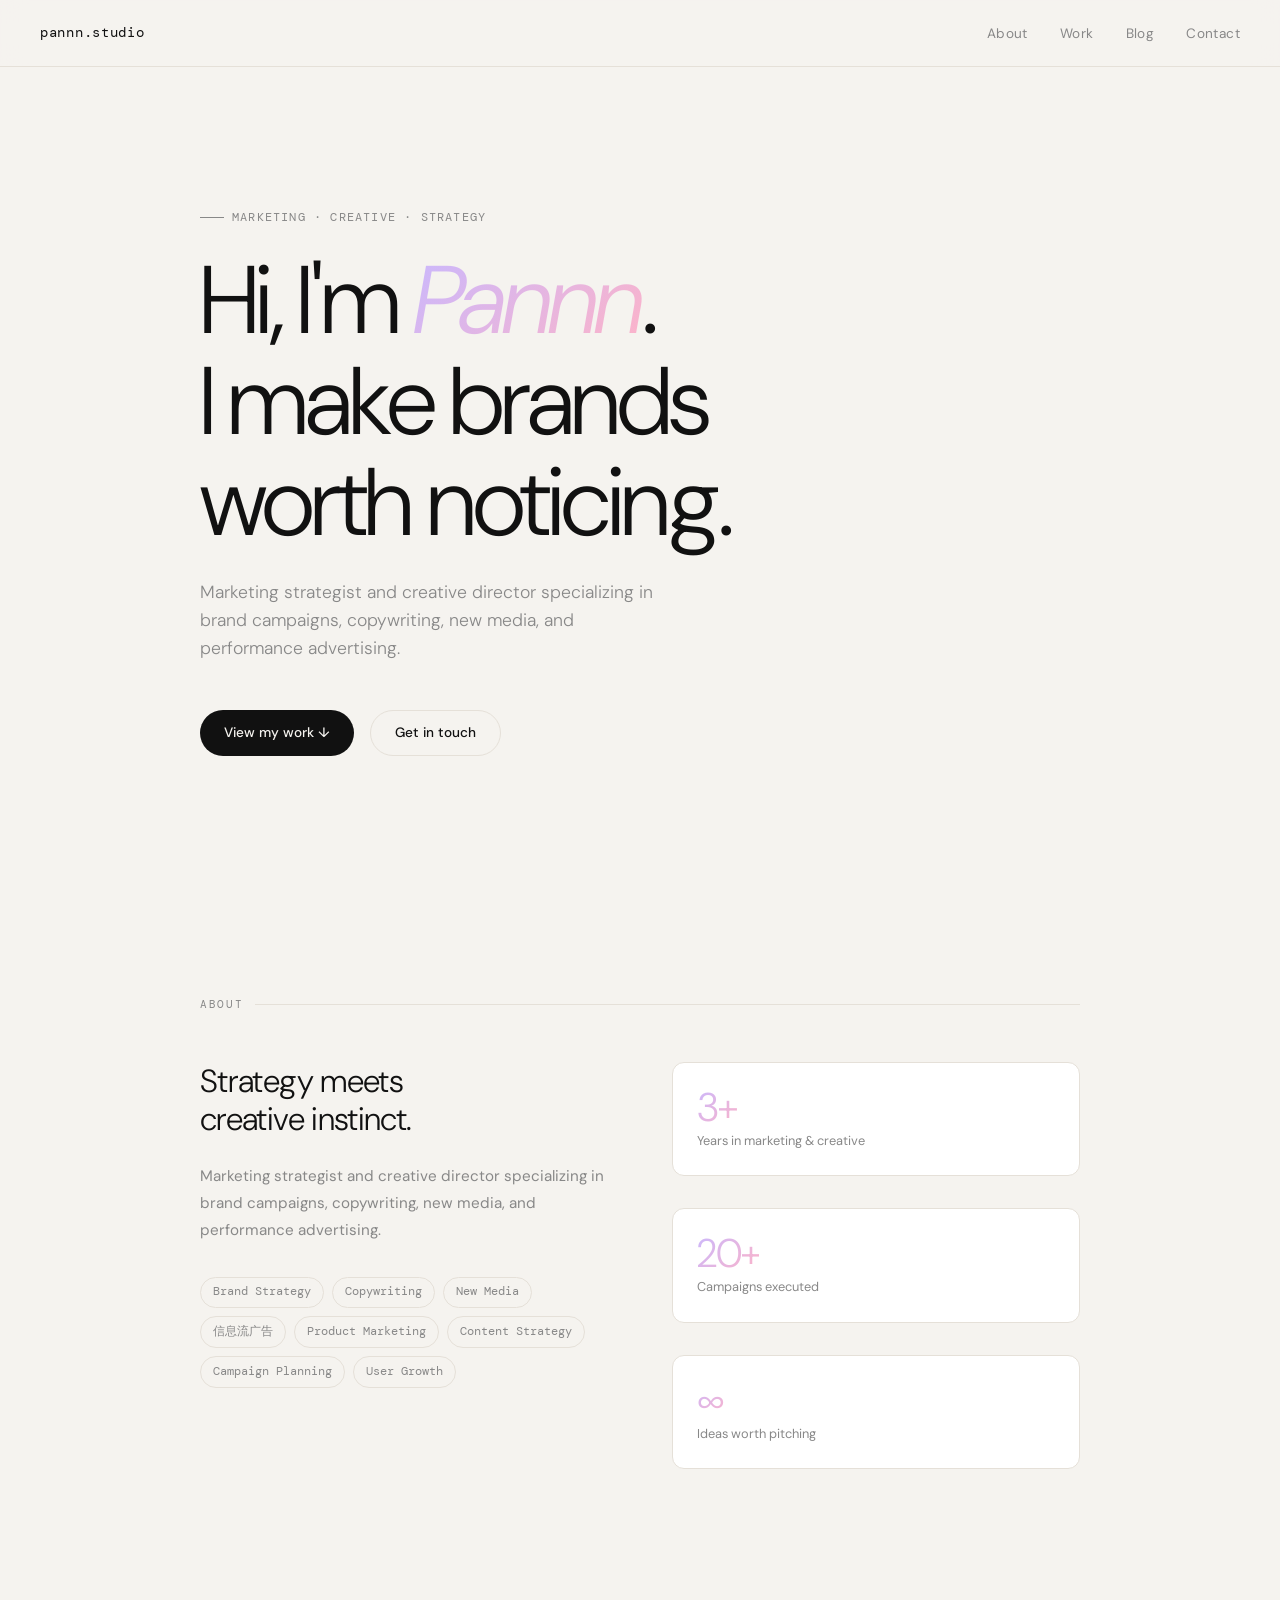
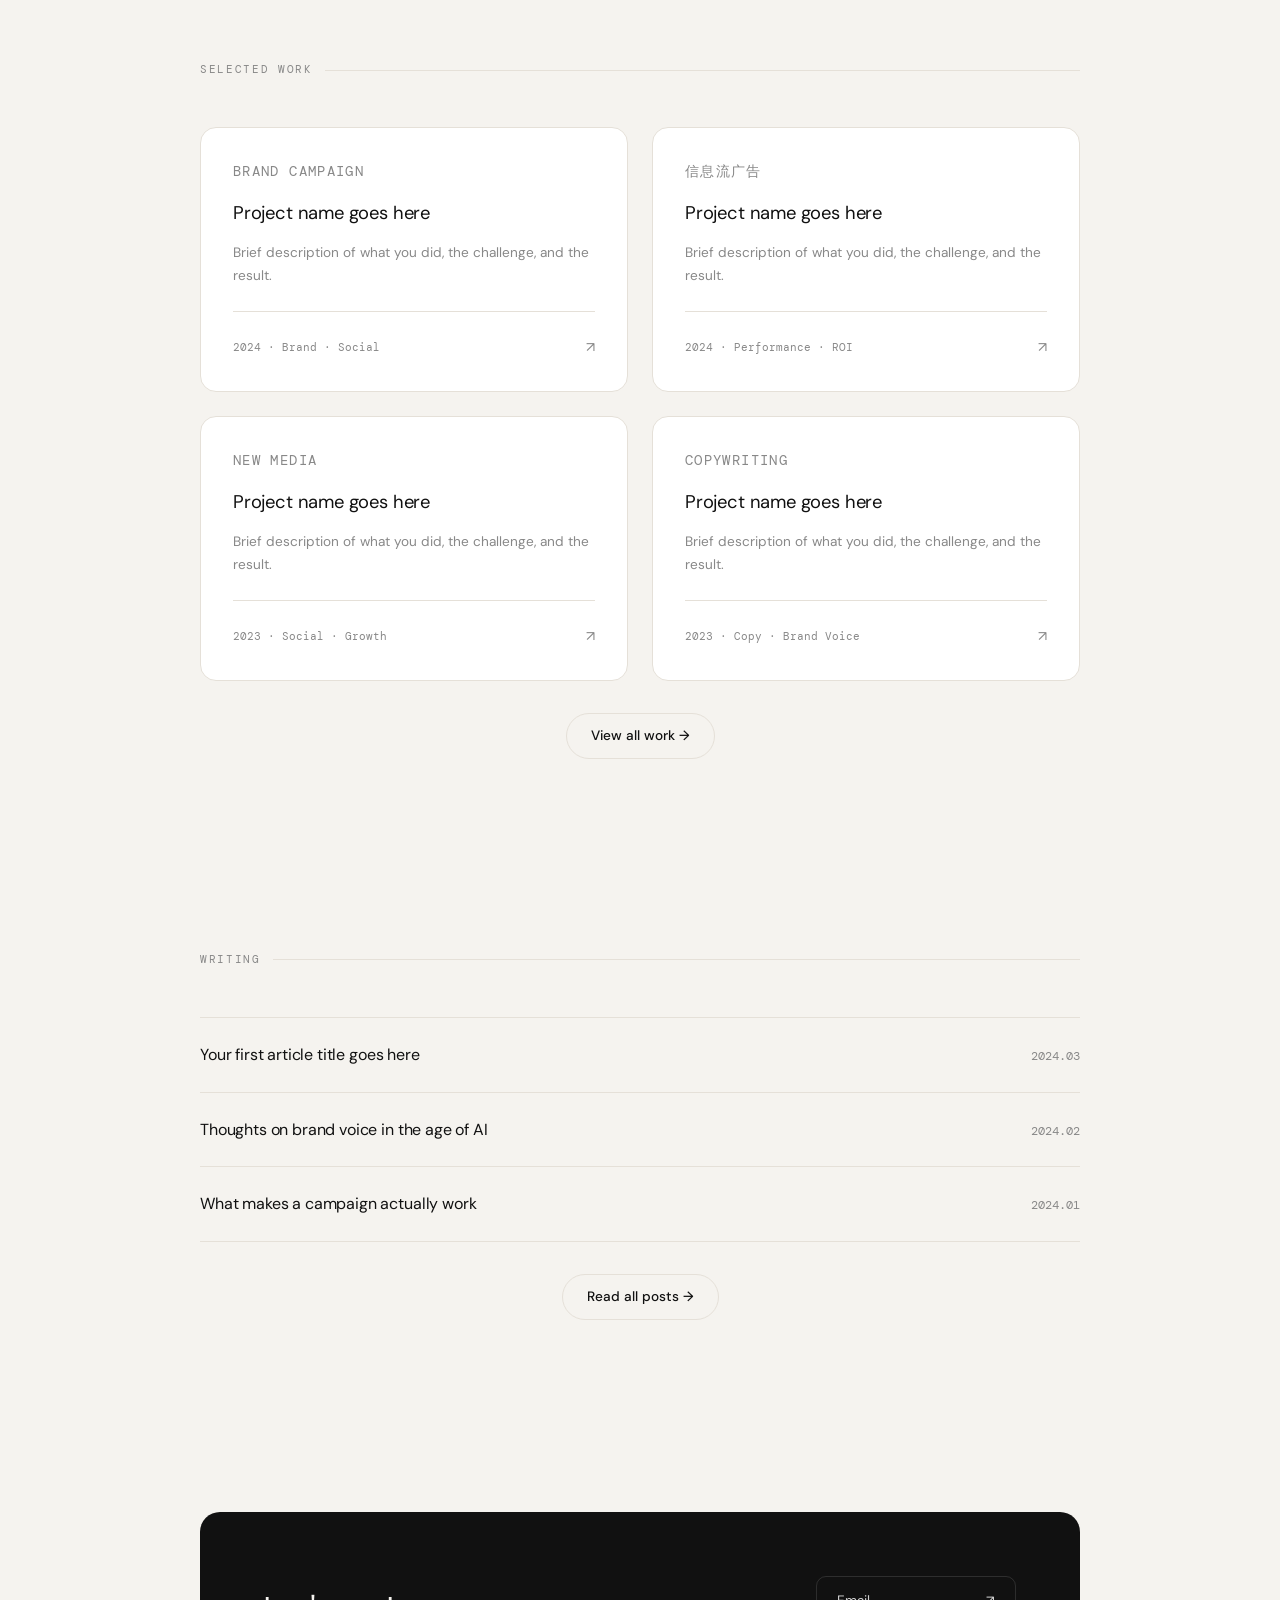
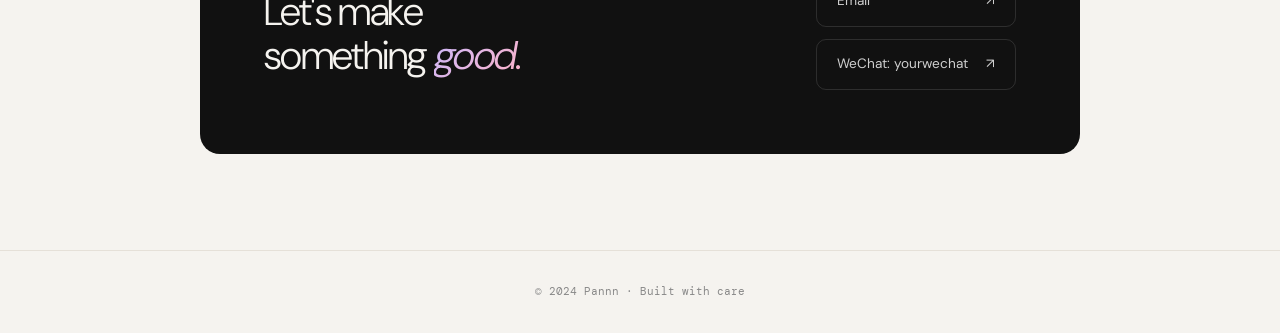
<file: index.html>
<!DOCTYPE html>
<html lang="en">
<head>
  <meta charset="UTF-8" />
  <meta name="viewport" content="width=device-width, initial-scale=1.0" />
  <title>Pannn — Marketing & Creative</title>
  <link rel="preconnect" href="https://fonts.googleapis.com">
  <link rel="preconnect" href="https://fonts.gstatic.com" crossorigin>
  <link href="https://fonts.googleapis.com/css2?family=DM+Sans:ital,opsz,wght@0,9..40,300;0,9..40,400;0,9..40,500;1,9..40,300&family=DM+Mono:wght@300;400&display=swap" rel="stylesheet">
  <link rel="stylesheet" href="style.css">
</head>
<body>
  <nav>
    <a href="/" class="nav-logo">pannn.studio</a>
    <ul class="nav-links">
      <li><a href="#about">About</a></li>
      <li><a href="work.html">Work</a></li>
      <li><a href="blog.html">Blog</a></li>
      <li><a href="#contact">Contact</a></li>
    </ul>
  </nav>

  <div class="hero">
    <p class="hero-tag">Marketing · Creative · Strategy</p>
    <h1 id="hero-title">Hi, I'm <em>Pannn</em>.<br>I make brands<br>worth noticing.</h1>
    <p class="hero-sub" id="hero-bio">Loading...</p>
    <div class="hero-cta">
      <a href="work.html" class="btn btn-primary">View my work ↓</a>
      <a href="#contact" class="btn btn-ghost">Get in touch</a>
    </div>
  </div>

  <section id="about">
    <p class="section-label">About</p>
    <div class="about-grid">
      <div class="about-text">
        <h2>Strategy meets<br>creative instinct.</h2>
        <p id="about-bio">Loading...</p>
        <div class="skills-list" id="skills-list"></div>
      </div>
      <div class="about-stats" id="stats-list"></div>
    </div>
  </section>

  <section id="work">
    <p class="section-label">Selected Work</p>
    <div class="work-grid" id="work-grid"></div>
    <div style="text-align:center;margin-top:2rem">
      <a href="work.html" class="btn btn-ghost">View all work →</a>
    </div>
  </section>

  <section id="blog">
    <p class="section-label">Writing</p>
    <div class="blog-list" id="blog-list"></div>
    <div style="text-align:center;margin-top:2rem">
      <a href="blog.html" class="btn btn-ghost">Read all posts →</a>
    </div>
  </section>

  <section id="contact">
    <div class="contact-inner">
      <h2>Let's make<br>something <em>good.</em></h2>
      <div class="contact-links" id="contact-links"></div>
    </div>
  </section>

  <footer>
    <span id="footer-name">Pannn</span> · Built with care
  </footer>

  <script>
    fetch('content.json')
      .then(r => r.json())
      .then(data => {
        // hero
        document.getElementById('hero-bio').textContent = data.bio;
        document.getElementById('footer-name').textContent = '© 2024 ' + data.name;

        // about
        document.getElementById('about-bio').textContent = data.bio;
        const skillsList = document.getElementById('skills-list');
        data.skills.forEach(s => {
          const span = document.createElement('span');
          span.className = 'skill-tag';
          span.textContent = s;
          skillsList.appendChild(span);
        });

        // stats
        const statsList = document.getElementById('stats-list');
        data.stats.forEach(s => {
          statsList.innerHTML += `<div class="stat"><div class="stat-num"><span>${s.num}</span></div><div class="stat-label">${s.label}</div></div>`;
        });

        // work (show first 4)
        const workGrid = document.getElementById('work-grid');
        data.works.slice(0,4).forEach(w => {
          workGrid.innerHTML += `
            <a href="work/${w.id}.html" class="work-card">
              <p class="work-card-tag">${w.tag}</p>
              <h3>${w.title}</h3>
              <p>${w.desc}</p>
              <div class="work-card-footer">
                <span class="work-card-meta">${w.meta}</span>
                <span class="arrow">↗</span>
              </div>
            </a>`;
        });

        // blog (show first 4)
        const blogList = document.getElementById('blog-list');
        data.posts.slice(0,4).forEach(p => {
          blogList.innerHTML += `
            <a href="blog/${p.id}.html" class="blog-item">
              <span class="blog-title">${p.title}</span>
              <span class="blog-date">${p.date}</span>
            </a>`;
        });

        // contact
        const contactLinks = document.getElementById('contact-links');
        const c = data.contact;
        if (c.email) contactLinks.innerHTML += `<a href="mailto:${c.email}" class="contact-link"><span>Email</span><span>↗</span></a>`;
        if (c.wechat) contactLinks.innerHTML += `<a href="#" class="contact-link"><span>WeChat: ${c.wechat}</span><span>↗</span></a>`;
        if (c.linkedin) contactLinks.innerHTML += `<a href="${c.linkedin}" class="contact-link"><span>LinkedIn</span><span>↗</span></a>`;
        if (c.xiaohongshu) contactLinks.innerHTML += `<a href="${c.xiaohongshu}" class="contact-link"><span>小红书</span><span>↗</span></a>`;
      });
  </script>
</body>
</html>
</file>
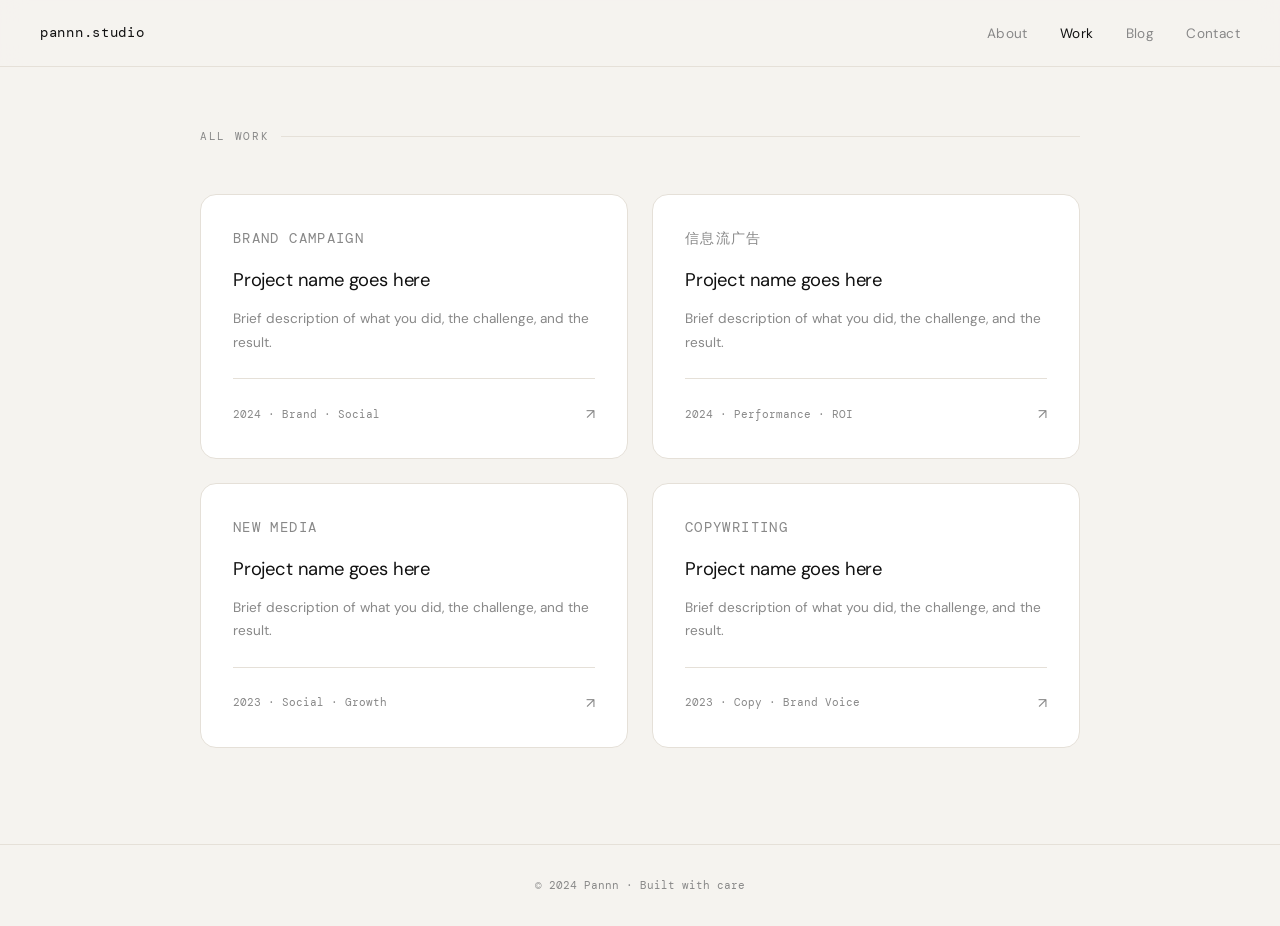
<file: work.html>
<!DOCTYPE html>
<html lang="en">
<head>
  <meta charset="UTF-8" />
  <meta name="viewport" content="width=device-width, initial-scale=1.0" />
  <title>Work — Pannn</title>
  <link rel="preconnect" href="https://fonts.googleapis.com">
  <link href="https://fonts.googleapis.com/css2?family=DM+Sans:ital,opsz,wght@0,9..40,300;0,9..40,400;0,9..40,500;1,9..40,300&family=DM+Mono:wght@300;400&display=swap" rel="stylesheet">
  <link rel="stylesheet" href="style.css">
</head>
<body>
  <nav>
    <a href="/" class="nav-logo">pannn.studio</a>
    <ul class="nav-links">
      <li><a href="/#about">About</a></li>
      <li><a href="work.html" style="color:var(--fg)">Work</a></li>
      <li><a href="blog.html">Blog</a></li>
      <li><a href="/#contact">Contact</a></li>
    </ul>
  </nav>

  <section style="padding-top:8rem">
    <p class="section-label">All Work</p>
    <div class="work-grid" id="work-grid"></div>
  </section>

  <footer><span id="footer-name"></span> · Built with care</footer>

  <script>
    fetch('content.json')
      .then(r => r.json())
      .then(data => {
        document.getElementById('footer-name').textContent = '© 2024 ' + data.name;
        const workGrid = document.getElementById('work-grid');
        data.works.forEach(w => {
          workGrid.innerHTML += `
            <a href="work/${w.id}.html" class="work-card">
              <p class="work-card-tag">${w.tag}</p>
              <h3>${w.title}</h3>
              <p>${w.desc}</p>
              <div class="work-card-footer">
                <span class="work-card-meta">${w.meta}</span>
                <span class="arrow">↗</span>
              </div>
            </a>`;
        });
      });
  </script>
</body>
</html>
</file>
<file: style.css>
*, *::before, *::after { box-sizing: border-box; margin: 0; padding: 0; }

:root {
  --bg: #f5f3ef;
  --fg: #111;
  --muted: #888;
  --accent: #c8b8ff;
  --accent2: #ffb3c6;
  --card: #fff;
  --border: #e5e0d8;
  --mono: 'DM Mono', monospace;
  --sans: 'DM Sans', sans-serif;
}

html { scroll-behavior: smooth; }

body {
  font-family: var(--sans);
  background: var(--bg);
  color: var(--fg);
  min-height: 100vh;
  font-size: 16px;
  line-height: 1.6;
}

nav {
  position: fixed;
  top: 0; left: 0; right: 0;
  z-index: 100;
  display: flex;
  align-items: center;
  justify-content: space-between;
  padding: 1.25rem 2.5rem;
  backdrop-filter: blur(12px);
  background: rgba(245, 243, 239, 0.85);
  border-bottom: 1px solid var(--border);
}

.nav-logo {
  font-family: var(--mono);
  font-size: 0.9rem;
  font-weight: 400;
  letter-spacing: 0.05em;
  color: var(--fg);
  text-decoration: none;
}

.nav-links { display: flex; gap: 2rem; list-style: none; }
.nav-links a { font-size: 0.85rem; color: var(--muted); text-decoration: none; letter-spacing: 0.03em; transition: color 0.2s; }
.nav-links a:hover { color: var(--fg); }

.hero {
  min-height: 100vh;
  display: flex;
  flex-direction: column;
  justify-content: center;
  padding: 8rem 2.5rem 4rem;
  max-width: 960px;
  margin: 0 auto;
}

.hero-tag {
  font-family: var(--mono);
  font-size: 0.75rem;
  color: var(--muted);
  letter-spacing: 0.1em;
  text-transform: uppercase;
  margin-bottom: 1.5rem;
  display: flex;
  align-items: center;
  gap: 0.5rem;
}

.hero-tag::before { content: ''; display: inline-block; width: 1.5rem; height: 1px; background: var(--muted); }

h1 { font-size: clamp(3rem, 8vw, 6rem); font-weight: 300; line-height: 1.05; letter-spacing: -0.03em; margin-bottom: 1.5rem; }
h1 em, h2 em {
  font-style: italic;
  background: linear-gradient(135deg, var(--accent), var(--accent2));
  -webkit-background-clip: text;
  -webkit-text-fill-color: transparent;
  background-clip: text;
}

.hero-sub { font-size: 1.1rem; color: var(--muted); max-width: 480px; font-weight: 300; margin-bottom: 3rem; }
.hero-cta { display: flex; gap: 1rem; flex-wrap: wrap; }

.btn { display: inline-flex; align-items: center; gap: 0.5rem; padding: 0.7rem 1.5rem; border-radius: 100px; font-size: 0.85rem; font-weight: 500; text-decoration: none; transition: all 0.2s; cursor: pointer; border: none; font-family: var(--sans); }
.btn-primary { background: var(--fg); color: var(--bg); }
.btn-primary:hover { background: #333; transform: translateY(-1px); }
.btn-ghost { background: transparent; color: var(--fg); border: 1px solid var(--border); }
.btn-ghost:hover { border-color: var(--fg); transform: translateY(-1px); }

section { max-width: 960px; margin: 0 auto; padding: 6rem 2.5rem; }

.section-label {
  font-family: var(--mono);
  font-size: 0.7rem;
  color: var(--muted);
  letter-spacing: 0.15em;
  text-transform: uppercase;
  margin-bottom: 3rem;
  display: flex;
  align-items: center;
  gap: 0.75rem;
}
.section-label::after { content: ''; flex: 1; height: 1px; background: var(--border); }

.about-grid { display: grid; grid-template-columns: 1fr 1fr; gap: 4rem; align-items: start; }
.about-text h2 { font-size: 2rem; font-weight: 300; letter-spacing: -0.02em; margin-bottom: 1.5rem; line-height: 1.2; }
.about-text p { color: var(--muted); font-size: 0.95rem; line-height: 1.8; margin-bottom: 1rem; }
.skills-list { display: flex; flex-wrap: wrap; gap: 0.5rem; margin-top: 2rem; }
.skill-tag { font-family: var(--mono); font-size: 0.72rem; padding: 0.35rem 0.75rem; border-radius: 100px; border: 1px solid var(--border); color: var(--muted); }
.about-stats { display: flex; flex-direction: column; gap: 2rem; }
.stat { padding: 1.5rem; background: var(--card); border: 1px solid var(--border); border-radius: 12px; }
.stat-num { font-size: 2.5rem; font-weight: 300; letter-spacing: -0.03em; line-height: 1; margin-bottom: 0.25rem; }
.stat-num span { background: linear-gradient(135deg, var(--accent), var(--accent2)); -webkit-background-clip: text; -webkit-text-fill-color: transparent; background-clip: text; }
.stat-label { font-size: 0.8rem; color: var(--muted); }

.work-grid { display: grid; grid-template-columns: repeat(2, 1fr); gap: 1.5rem; }
.work-card { background: var(--card); border: 1px solid var(--border); border-radius: 16px; padding: 2rem; transition: all 0.25s; text-decoration: none; color: inherit; display: block; }
.work-card:hover { border-color: #ccc; transform: translateY(-3px); box-shadow: 0 12px 40px rgba(0,0,0,0.06); }
.work-card-tag { font-family: var(--mono); font-size: 0.68rem; color: var(--muted); letter-spacing: 0.1em; text-transform: uppercase; margin-bottom: 1rem; }
.work-card h3 { font-size: 1.15rem; font-weight: 400; letter-spacing: -0.01em; margin-bottom: 0.75rem; }
.work-card p { font-size: 0.85rem; color: var(--muted); line-height: 1.7; }
.work-card-footer { display: flex; align-items: center; justify-content: space-between; margin-top: 1.5rem; padding-top: 1.5rem; border-top: 1px solid var(--border); }
.work-card-meta { font-family: var(--mono); font-size: 0.68rem; color: var(--muted); }
.arrow { font-size: 0.9rem; color: var(--muted); transition: transform 0.2s; }
.work-card:hover .arrow { transform: translate(3px, -3px); }

.blog-list { display: flex; flex-direction: column; }
.blog-item { display: flex; align-items: baseline; justify-content: space-between; padding: 1.5rem 0; border-bottom: 1px solid var(--border); text-decoration: none; color: inherit; gap: 2rem; transition: opacity 0.2s; }
.blog-item:hover { opacity: 0.6; }
.blog-item:first-child { border-top: 1px solid var(--border); }
.blog-title { font-size: 1rem; font-weight: 400; letter-spacing: -0.01em; }
.blog-date { font-family: var(--mono); font-size: 0.72rem; color: var(--muted); white-space: nowrap; }

.contact-inner { background: var(--fg); color: var(--bg); border-radius: 20px; padding: 4rem; display: flex; align-items: center; justify-content: space-between; gap: 3rem; }
.contact-inner h2 { font-size: 2.5rem; font-weight: 300; letter-spacing: -0.03em; line-height: 1.1; }
.contact-links { display: flex; flex-direction: column; gap: 0.75rem; min-width: 200px; }
.contact-link { display: flex; align-items: center; justify-content: space-between; padding: 0.85rem 1.25rem; border-radius: 10px; border: 1px solid rgba(255,255,255,0.12); text-decoration: none; color: rgba(255,255,255,0.8); font-size: 0.85rem; transition: all 0.2s; }
.contact-link:hover { border-color: rgba(255,255,255,0.3); color: #fff; }

/* article/project page */
.article-header { padding: 8rem 2.5rem 3rem; max-width: 720px; margin: 0 auto; }
.article-tag { font-family: var(--mono); font-size: 0.72rem; color: var(--muted); letter-spacing: 0.1em; text-transform: uppercase; margin-bottom: 1rem; }
.article-header h1 { font-size: clamp(2rem, 5vw, 3.5rem); }
.article-date { font-family: var(--mono); font-size: 0.75rem; color: var(--muted); margin-top: 1rem; }
.article-body { max-width: 720px; margin: 0 auto; padding: 0 2.5rem 6rem; }
.article-body p { color: var(--muted); line-height: 1.9; margin-bottom: 1.5rem; font-size: 1rem; }
.article-body h2 { font-size: 1.4rem; font-weight: 400; margin: 2.5rem 0 1rem; letter-spacing: -0.02em; }
.article-body ul { margin: 0 0 1.5rem 1.5rem; color: var(--muted); line-height: 1.9; }
.article-body strong { color: var(--fg); font-weight: 500; }
.back-link { font-family: var(--mono); font-size: 0.75rem; color: var(--muted); text-decoration: none; display: inline-flex; align-items: center; gap: 0.5rem; margin-bottom: 2rem; transition: color 0.2s; }
.back-link:hover { color: var(--fg); }

footer { text-align: center; padding: 2rem; font-family: var(--mono); font-size: 0.7rem; color: var(--muted); border-top: 1px solid var(--border); }

@media (max-width: 768px) {
  nav { padding: 1rem 1.5rem; }
  .hero, section { padding-left: 1.5rem; padding-right: 1.5rem; }
  .about-grid { grid-template-columns: 1fr; gap: 2.5rem; }
  .work-grid { grid-template-columns: 1fr; }
  .contact-inner { flex-direction: column; padding: 2.5rem; }
  h1 { font-size: 3rem; }
}
</file>
